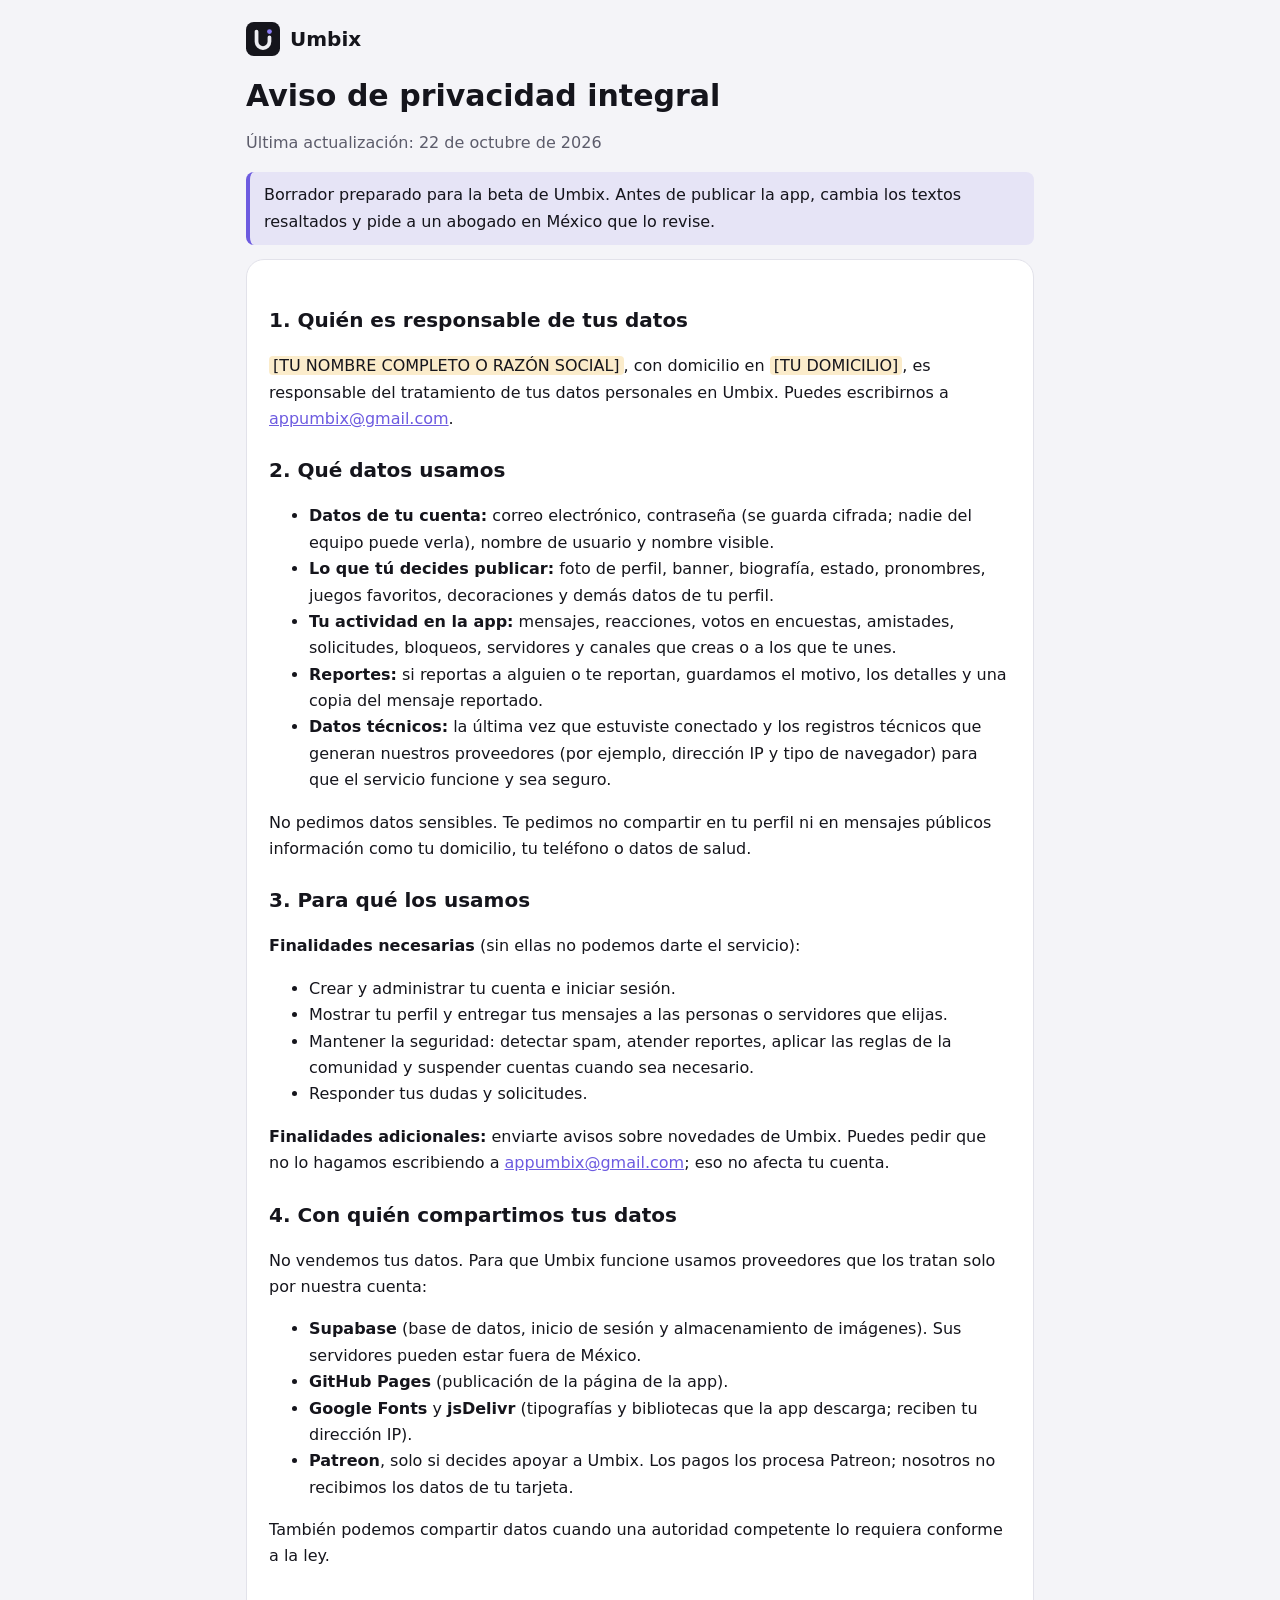
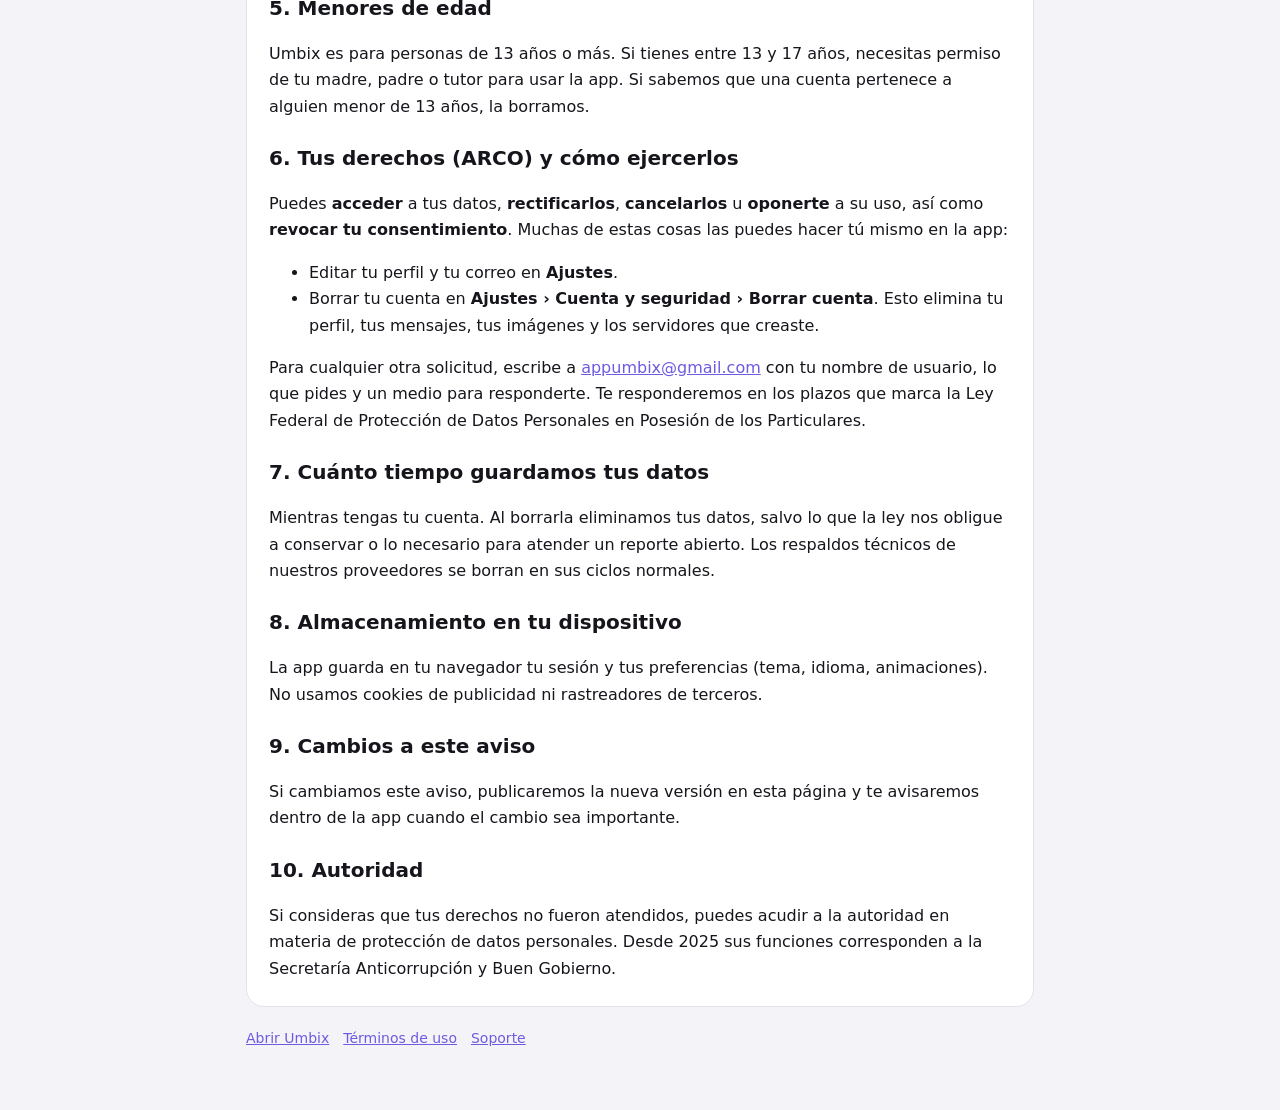
<file: privacidad.html>
<!doctype html>
<html lang="es-MX">
<head>
<meta charset="utf-8">
<meta name="viewport" content="width=device-width,initial-scale=1">
<title>Aviso de privacidad · Umbix</title>
<link rel="icon" href="icon.svg">
<link rel="stylesheet" href="legal.css">
</head>
<body>
<header><a href="./"><img src="icon.svg" width="34" height="34" alt="">Umbix</a></header>
<main>
<h1>Aviso de privacidad integral</h1>
<p class="muted">Última actualización: 22 de octubre de 2026</p>
<div class="note">Borrador preparado para la beta de Umbix. Antes de publicar la app, cambia los textos resaltados y pide a un abogado en México que lo revise.</div>

<div class="card">
<h2>1. Quién es responsable de tus datos</h2>
<p><span class="ph">[TU NOMBRE COMPLETO O RAZÓN SOCIAL]</span>, con domicilio en <span class="ph">[TU DOMICILIO]</span>, es responsable del tratamiento de tus datos personales en Umbix. Puedes escribirnos a <a href="mailto:appumbix@gmail.com">appumbix@gmail.com</a>.</p>

<h2>2. Qué datos usamos</h2>
<ul>
<li><b>Datos de tu cuenta:</b> correo electrónico, contraseña (se guarda cifrada; nadie del equipo puede verla), nombre de usuario y nombre visible.</li>
<li><b>Lo que tú decides publicar:</b> foto de perfil, banner, biografía, estado, pronombres, juegos favoritos, decoraciones y demás datos de tu perfil.</li>
<li><b>Tu actividad en la app:</b> mensajes, reacciones, votos en encuestas, amistades, solicitudes, bloqueos, servidores y canales que creas o a los que te unes.</li>
<li><b>Reportes:</b> si reportas a alguien o te reportan, guardamos el motivo, los detalles y una copia del mensaje reportado.</li>
<li><b>Datos técnicos:</b> la última vez que estuviste conectado y los registros técnicos que generan nuestros proveedores (por ejemplo, dirección IP y tipo de navegador) para que el servicio funcione y sea seguro.</li>
</ul>
<p>No pedimos datos sensibles. Te pedimos no compartir en tu perfil ni en mensajes públicos información como tu domicilio, tu teléfono o datos de salud.</p>

<h2>3. Para qué los usamos</h2>
<p><b>Finalidades necesarias</b> (sin ellas no podemos darte el servicio):</p>
<ul>
<li>Crear y administrar tu cuenta e iniciar sesión.</li>
<li>Mostrar tu perfil y entregar tus mensajes a las personas o servidores que elijas.</li>
<li>Mantener la seguridad: detectar spam, atender reportes, aplicar las reglas de la comunidad y suspender cuentas cuando sea necesario.</li>
<li>Responder tus dudas y solicitudes.</li>
</ul>
<p><b>Finalidades adicionales:</b> enviarte avisos sobre novedades de Umbix. Puedes pedir que no lo hagamos escribiendo a <a href="mailto:appumbix@gmail.com">appumbix@gmail.com</a>; eso no afecta tu cuenta.</p>

<h2>4. Con quién compartimos tus datos</h2>
<p>No vendemos tus datos. Para que Umbix funcione usamos proveedores que los tratan solo por nuestra cuenta:</p>
<ul>
<li><b>Supabase</b> (base de datos, inicio de sesión y almacenamiento de imágenes). Sus servidores pueden estar fuera de México.</li>
<li><b>GitHub Pages</b> (publicación de la página de la app).</li>
<li><b>Google Fonts</b> y <b>jsDelivr</b> (tipografías y bibliotecas que la app descarga; reciben tu dirección IP).</li>
<li><b>Patreon</b>, solo si decides apoyar a Umbix. Los pagos los procesa Patreon; nosotros no recibimos los datos de tu tarjeta.</li>
</ul>
<p>También podemos compartir datos cuando una autoridad competente lo requiera conforme a la ley.</p>

<h2>5. Menores de edad</h2>
<p>Umbix es para personas de 13 años o más. Si tienes entre 13 y 17 años, necesitas permiso de tu madre, padre o tutor para usar la app. Si sabemos que una cuenta pertenece a alguien menor de 13 años, la borramos.</p>

<h2>6. Tus derechos (ARCO) y cómo ejercerlos</h2>
<p>Puedes <b>acceder</b> a tus datos, <b>rectificarlos</b>, <b>cancelarlos</b> u <b>oponerte</b> a su uso, así como <b>revocar tu consentimiento</b>. Muchas de estas cosas las puedes hacer tú mismo en la app:</p>
<ul>
<li>Editar tu perfil y tu correo en <b>Ajustes</b>.</li>
<li>Borrar tu cuenta en <b>Ajustes › Cuenta y seguridad › Borrar cuenta</b>. Esto elimina tu perfil, tus mensajes, tus imágenes y los servidores que creaste.</li>
</ul>
<p>Para cualquier otra solicitud, escribe a <a href="mailto:appumbix@gmail.com">appumbix@gmail.com</a> con tu nombre de usuario, lo que pides y un medio para responderte. Te responderemos en los plazos que marca la Ley Federal de Protección de Datos Personales en Posesión de los Particulares.</p>

<h2>7. Cuánto tiempo guardamos tus datos</h2>
<p>Mientras tengas tu cuenta. Al borrarla eliminamos tus datos, salvo lo que la ley nos obligue a conservar o lo necesario para atender un reporte abierto. Los respaldos técnicos de nuestros proveedores se borran en sus ciclos normales.</p>

<h2>8. Almacenamiento en tu dispositivo</h2>
<p>La app guarda en tu navegador tu sesión y tus preferencias (tema, idioma, animaciones). No usamos cookies de publicidad ni rastreadores de terceros.</p>

<h2>9. Cambios a este aviso</h2>
<p>Si cambiamos este aviso, publicaremos la nueva versión en esta página y te avisaremos dentro de la app cuando el cambio sea importante.</p>

<h2>10. Autoridad</h2>
<p>Si consideras que tus derechos no fueron atendidos, puedes acudir a la autoridad en materia de protección de datos personales. Desde 2025 sus funciones corresponden a la Secretaría Anticorrupción y Buen Gobierno.</p>
</div>
<nav class="foot"><a href="./">Abrir Umbix</a><a href="terminos.html">Términos de uso</a><a href="soporte.html">Soporte</a></nav>
</main>
</body>
</html>
</file>
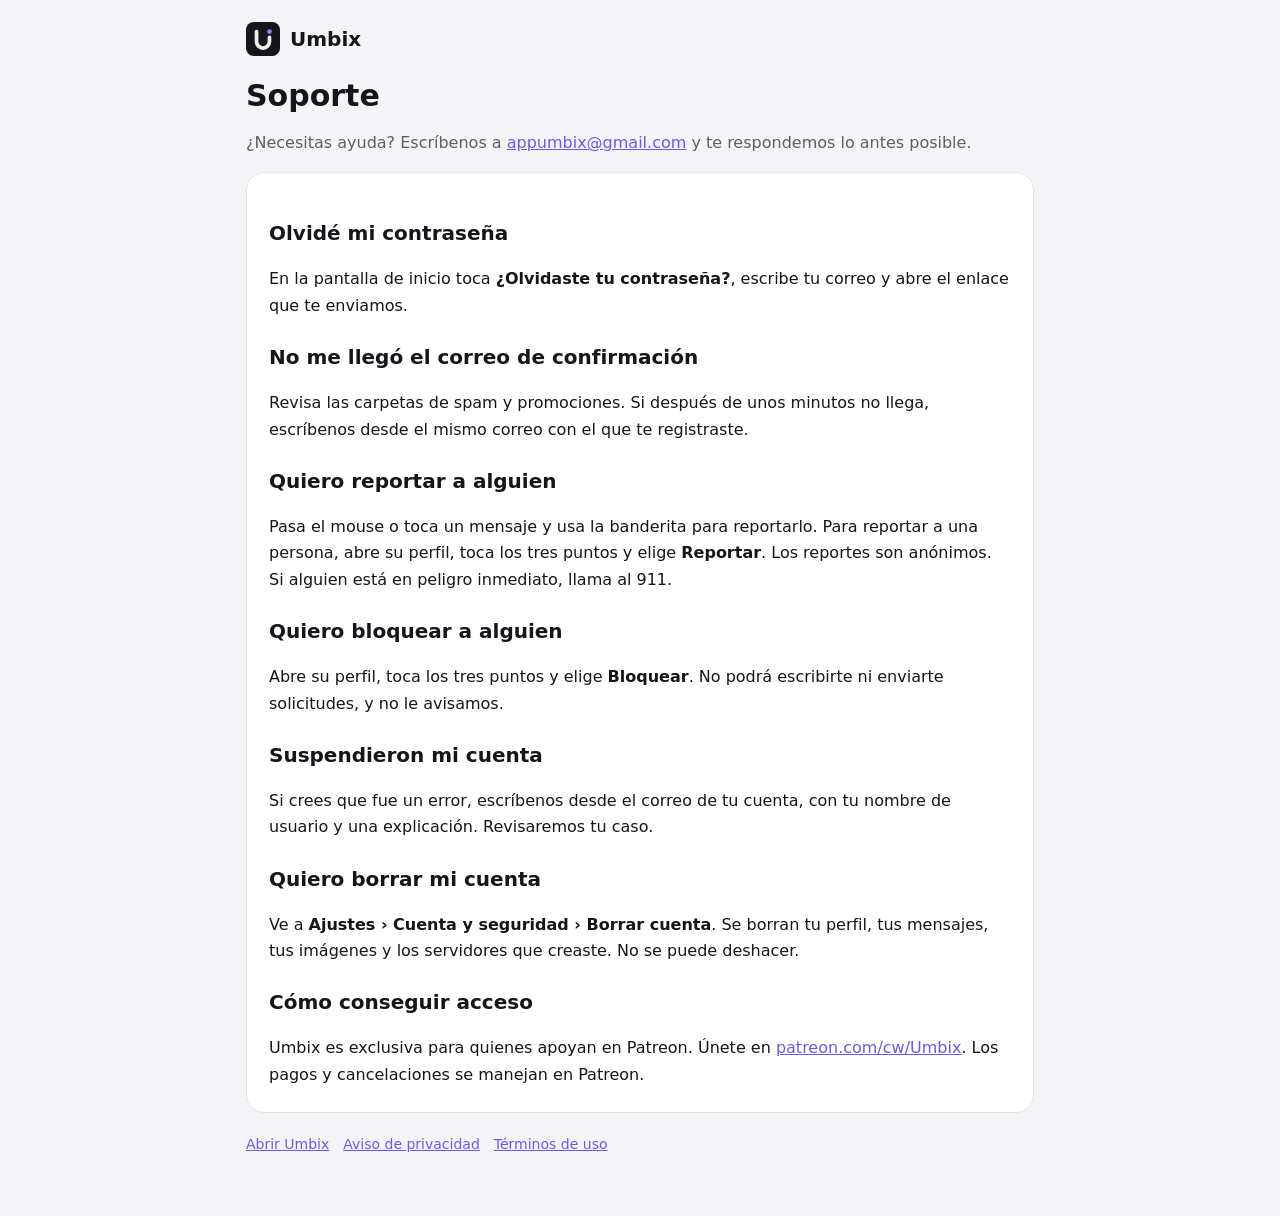
<file: soporte.html>
<!doctype html>
<html lang="es-MX">
<head>
<meta charset="utf-8">
<meta name="viewport" content="width=device-width,initial-scale=1">
<title>Soporte · Umbix</title>
<link rel="icon" href="icon.svg">
<link rel="stylesheet" href="legal.css">
</head>
<body>
<header><a href="./"><img src="icon.svg" width="34" height="34" alt="">Umbix</a></header>
<main>
<h1>Soporte</h1>
<p class="muted">¿Necesitas ayuda? Escríbenos a <a href="mailto:appumbix@gmail.com">appumbix@gmail.com</a> y te respondemos lo antes posible.</p>

<div class="card">
<h2>Olvidé mi contraseña</h2>
<p>En la pantalla de inicio toca <b>¿Olvidaste tu contraseña?</b>, escribe tu correo y abre el enlace que te enviamos.</p>

<h2>No me llegó el correo de confirmación</h2>
<p>Revisa las carpetas de spam y promociones. Si después de unos minutos no llega, escríbenos desde el mismo correo con el que te registraste.</p>

<h2>Quiero reportar a alguien</h2>
<p>Pasa el mouse o toca un mensaje y usa la banderita para reportarlo. Para reportar a una persona, abre su perfil, toca los tres puntos y elige <b>Reportar</b>. Los reportes son anónimos. Si alguien está en peligro inmediato, llama al 911.</p>

<h2>Quiero bloquear a alguien</h2>
<p>Abre su perfil, toca los tres puntos y elige <b>Bloquear</b>. No podrá escribirte ni enviarte solicitudes, y no le avisamos.</p>

<h2>Suspendieron mi cuenta</h2>
<p>Si crees que fue un error, escríbenos desde el correo de tu cuenta, con tu nombre de usuario y una explicación. Revisaremos tu caso.</p>

<h2>Quiero borrar mi cuenta</h2>
<p>Ve a <b>Ajustes › Cuenta y seguridad › Borrar cuenta</b>. Se borran tu perfil, tus mensajes, tus imágenes y los servidores que creaste. No se puede deshacer.</p>

<h2>Cómo conseguir acceso</h2>
<p>Umbix es exclusiva para quienes apoyan en Patreon. Únete en <a href="https://www.patreon.com/cw/Umbix" target="_blank" rel="noopener">patreon.com/cw/Umbix</a>. Los pagos y cancelaciones se manejan en Patreon.</p>
</div>
<nav class="foot"><a href="./">Abrir Umbix</a><a href="privacidad.html">Aviso de privacidad</a><a href="terminos.html">Términos de uso</a></nav>
</main>
</body>
</html>
</file>
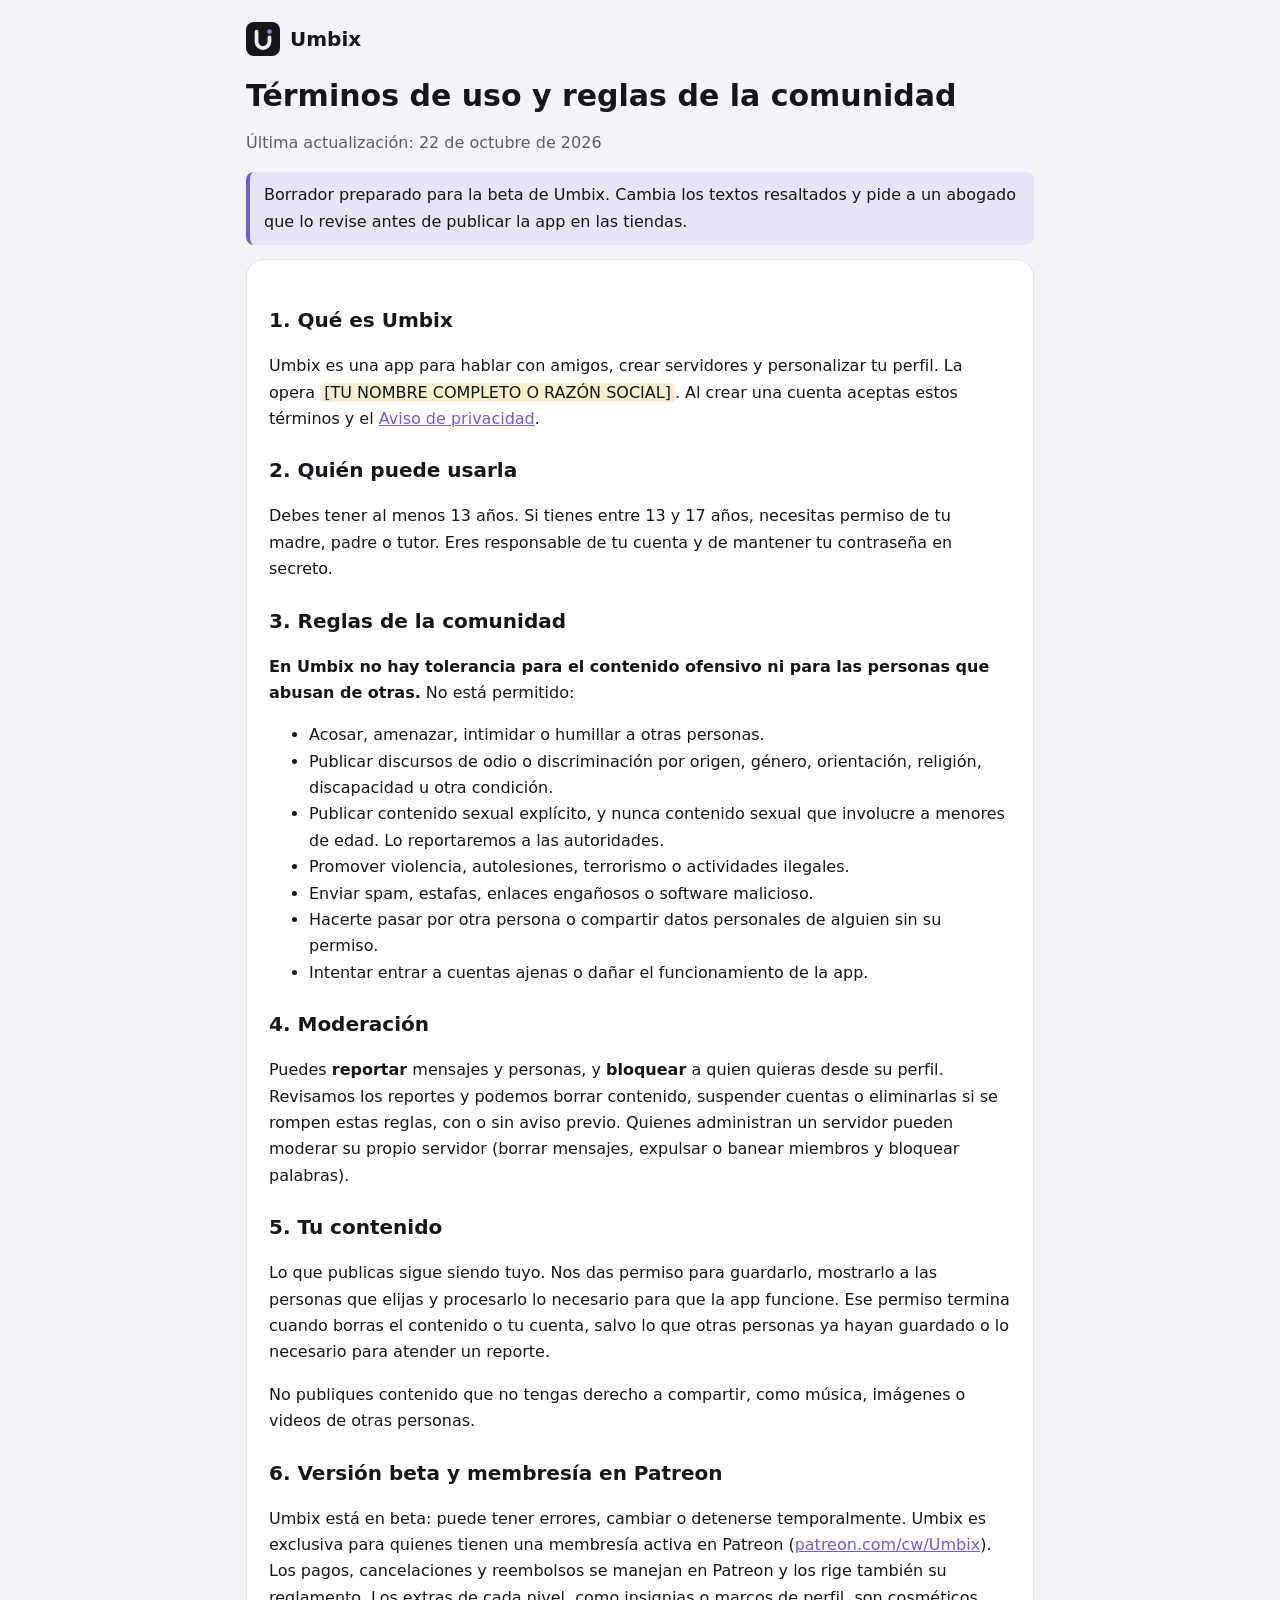
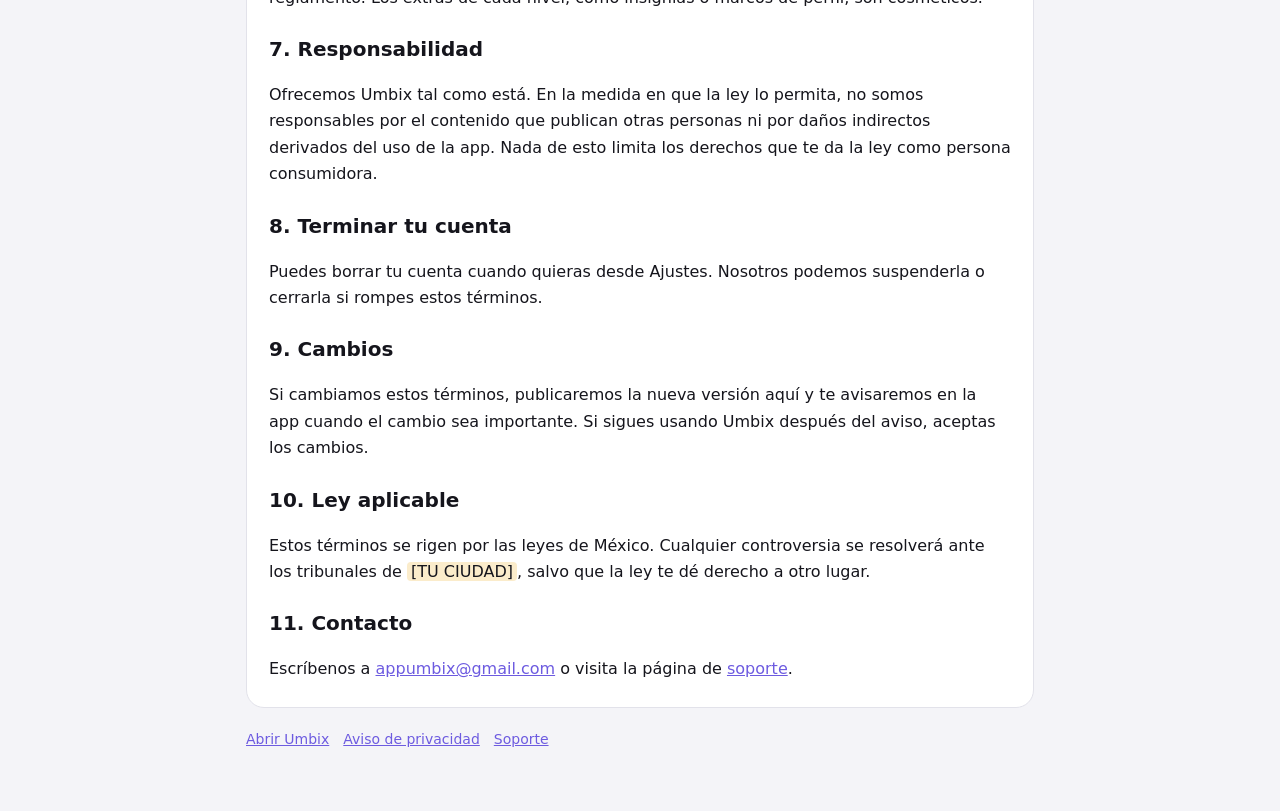
<file: terminos.html>
<!doctype html>
<html lang="es-MX">
<head>
<meta charset="utf-8">
<meta name="viewport" content="width=device-width,initial-scale=1">
<title>Términos de uso · Umbix</title>
<link rel="icon" href="icon.svg">
<link rel="stylesheet" href="legal.css">
</head>
<body>
<header><a href="./"><img src="icon.svg" width="34" height="34" alt="">Umbix</a></header>
<main>
<h1>Términos de uso y reglas de la comunidad</h1>
<p class="muted">Última actualización: 22 de octubre de 2026</p>
<div class="note">Borrador preparado para la beta de Umbix. Cambia los textos resaltados y pide a un abogado que lo revise antes de publicar la app en las tiendas.</div>

<div class="card">
<h2>1. Qué es Umbix</h2>
<p>Umbix es una app para hablar con amigos, crear servidores y personalizar tu perfil. La opera <span class="ph">[TU NOMBRE COMPLETO O RAZÓN SOCIAL]</span>. Al crear una cuenta aceptas estos términos y el <a href="privacidad.html">Aviso de privacidad</a>.</p>

<h2>2. Quién puede usarla</h2>
<p>Debes tener al menos 13 años. Si tienes entre 13 y 17 años, necesitas permiso de tu madre, padre o tutor. Eres responsable de tu cuenta y de mantener tu contraseña en secreto.</p>

<h2>3. Reglas de la comunidad</h2>
<p><b>En Umbix no hay tolerancia para el contenido ofensivo ni para las personas que abusan de otras.</b> No está permitido:</p>
<ul>
<li>Acosar, amenazar, intimidar o humillar a otras personas.</li>
<li>Publicar discursos de odio o discriminación por origen, género, orientación, religión, discapacidad u otra condición.</li>
<li>Publicar contenido sexual explícito, y nunca contenido sexual que involucre a menores de edad. Lo reportaremos a las autoridades.</li>
<li>Promover violencia, autolesiones, terrorismo o actividades ilegales.</li>
<li>Enviar spam, estafas, enlaces engañosos o software malicioso.</li>
<li>Hacerte pasar por otra persona o compartir datos personales de alguien sin su permiso.</li>
<li>Intentar entrar a cuentas ajenas o dañar el funcionamiento de la app.</li>
</ul>

<h2>4. Moderación</h2>
<p>Puedes <b>reportar</b> mensajes y personas, y <b>bloquear</b> a quien quieras desde su perfil. Revisamos los reportes y podemos borrar contenido, suspender cuentas o eliminarlas si se rompen estas reglas, con o sin aviso previo. Quienes administran un servidor pueden moderar su propio servidor (borrar mensajes, expulsar o banear miembros y bloquear palabras).</p>

<h2>5. Tu contenido</h2>
<p>Lo que publicas sigue siendo tuyo. Nos das permiso para guardarlo, mostrarlo a las personas que elijas y procesarlo lo necesario para que la app funcione. Ese permiso termina cuando borras el contenido o tu cuenta, salvo lo que otras personas ya hayan guardado o lo necesario para atender un reporte.</p>
<p>No publiques contenido que no tengas derecho a compartir, como música, imágenes o videos de otras personas.</p>

<h2>6. Versión beta y membresía en Patreon</h2>
<p>Umbix está en beta: puede tener errores, cambiar o detenerse temporalmente. Umbix es exclusiva para quienes tienen una membresía activa en Patreon (<a href="https://www.patreon.com/cw/Umbix" target="_blank" rel="noopener">patreon.com/cw/Umbix</a>). Los pagos, cancelaciones y reembolsos se manejan en Patreon y los rige también su reglamento. Los extras de cada nivel, como insignias o marcos de perfil, son cosméticos.</p>

<h2>7. Responsabilidad</h2>
<p>Ofrecemos Umbix tal como está. En la medida en que la ley lo permita, no somos responsables por el contenido que publican otras personas ni por daños indirectos derivados del uso de la app. Nada de esto limita los derechos que te da la ley como persona consumidora.</p>

<h2>8. Terminar tu cuenta</h2>
<p>Puedes borrar tu cuenta cuando quieras desde Ajustes. Nosotros podemos suspenderla o cerrarla si rompes estos términos.</p>

<h2>9. Cambios</h2>
<p>Si cambiamos estos términos, publicaremos la nueva versión aquí y te avisaremos en la app cuando el cambio sea importante. Si sigues usando Umbix después del aviso, aceptas los cambios.</p>

<h2>10. Ley aplicable</h2>
<p>Estos términos se rigen por las leyes de México. Cualquier controversia se resolverá ante los tribunales de <span class="ph">[TU CIUDAD]</span>, salvo que la ley te dé derecho a otro lugar.</p>

<h2>11. Contacto</h2>
<p>Escríbenos a <a href="mailto:appumbix@gmail.com">appumbix@gmail.com</a> o visita la página de <a href="soporte.html">soporte</a>.</p>
</div>
<nav class="foot"><a href="./">Abrir Umbix</a><a href="privacidad.html">Aviso de privacidad</a><a href="soporte.html">Soporte</a></nav>
</main>
</body>
</html>
</file>
<file: legal.css>
:root{--bg:#0B0B0F;--card:#15151C;--fg:#EDEDF2;--muted:#A0A0AE;--line:#2A2A35;--accent:#8B7CF6}
@media (prefers-color-scheme: light){:root:not([data-theme="dark"]){--bg:#F4F4F8;--card:#FFFFFF;--fg:#15151C;--muted:#5C5C6B;--line:#E2E2EA;--accent:#6D5BE0}}
*{box-sizing:border-box}
body{margin:0;background:var(--bg);color:var(--fg);font:16px/1.65 "Figtree",system-ui,-apple-system,"Segoe UI",sans-serif}
header{display:flex;align-items:center;gap:12px;max-width:820px;margin:0 auto;padding:22px 16px 6px}
header a{display:flex;align-items:center;gap:10px;color:inherit;text-decoration:none;font-weight:700;font-size:20px}
main{max-width:820px;margin:0 auto;padding:6px 16px 60px}
.card{background:var(--card);border:1px solid var(--line);border-radius:18px;padding:22px 22px 8px;margin:14px 0}
h1{font-size:30px;line-height:1.2;margin:10px 0 4px}
h2{font-size:20px;margin:22px 0 6px}
p,li{color:var(--fg)}
.muted{color:var(--muted)}
a{color:var(--accent)}
.note{border-left:4px solid var(--accent);background:color-mix(in srgb,var(--accent) 10%,transparent);padding:10px 14px;border-radius:8px;margin:12px 0}
.ph{background:color-mix(in srgb,#F0B232 25%,transparent);padding:0 4px;border-radius:4px}
nav.foot{display:flex;flex-wrap:wrap;gap:14px;margin-top:20px;font-size:14px}
</file>
